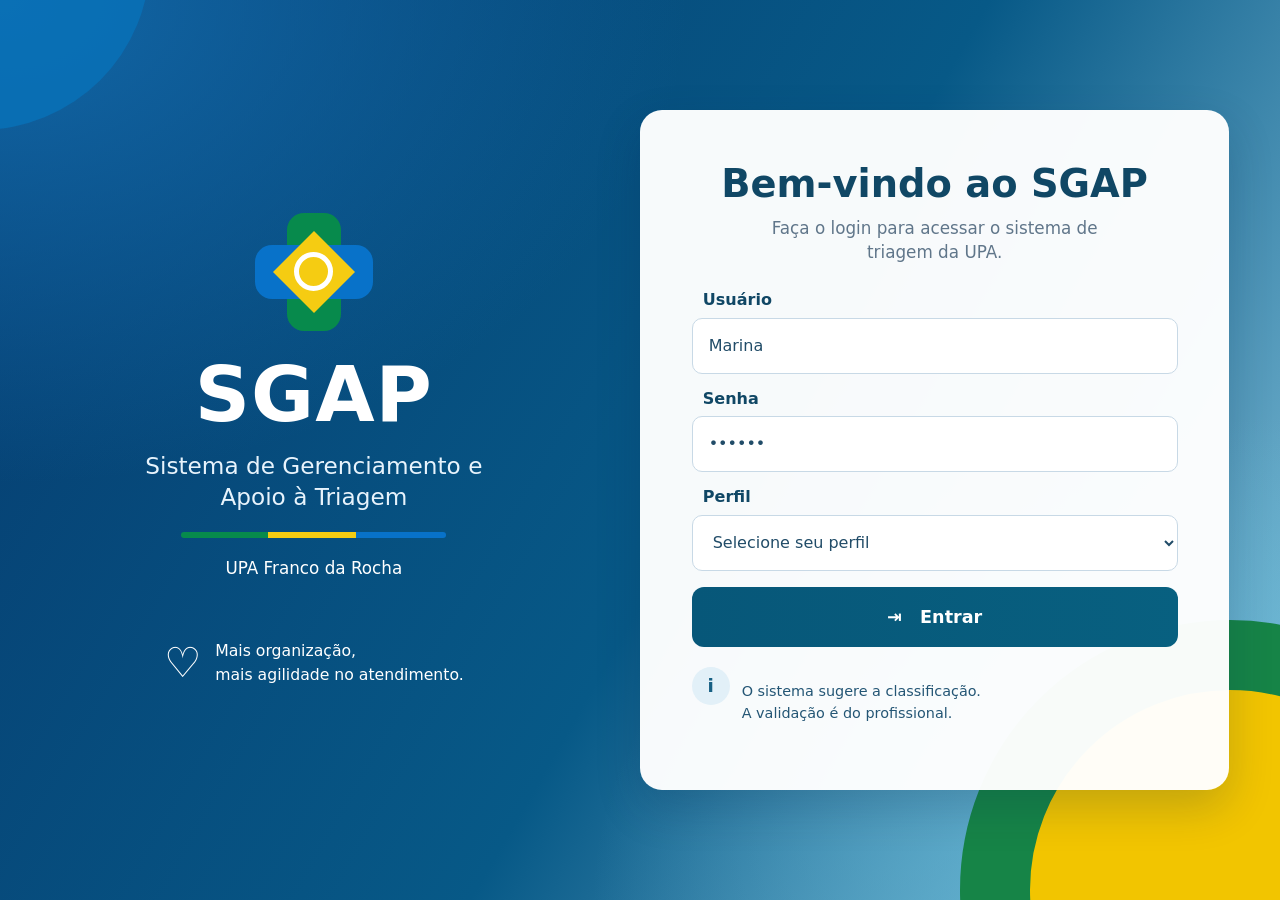
<file: index.html>
<!DOCTYPE html>
<html lang="pt-BR">
    <head>
        <meta charset="utf-8" />
        <meta name="viewport" content="width=device-width, initial-scale=1, viewport-fit=cover" />
        <title>SGAP – Protótipo de layout</title>
        <link rel="stylesheet" href="./css/login.css" />
    </head>
    <body>
        <div id="login">
            <div class="marca">
                <div class="simbolo-marca" aria-hidden="true">
                    <div class="cruz"></div>
                    <div class="losango"></div>
                    <div class="circulo"></div>
                </div>
                <h1>SGAP</h1>
                <p class="subtitulo">
                    Sistema de Gerenciamento e
                    <br />
                    Apoio à Triagem
                </p>
                <div class="faixa"></div>
                <p class="localizacao">UPA Franco da Rocha</p>
                <div class="mensagem">
                    <span class="coracao">♡</span>
                    <span>
                        Mais organização,
                        <br />
                        mais agilidade no atendimento.
                    </span>
                </div>
            </div>
            <div class="cartao-login">
                <h2>Bem-vindo ao SGAP</h2>
                <p class="introducao">
                    Faça o login para acessar o sistema de
                    <br />
                    triagem da UPA.
                </p>
                <label for="usuario">&nbsp; Usuário</label>
                <input id="usuario" value="Marina" placeholder="Digite seu usuário" />
                <label for="senha">&nbsp; Senha</label>
                <input id="senha" type="password" value="123456" placeholder="Digite sua senha" />
                <label for="perfil">
                    &nbsp; Perfil
                </label>
                <select id="perfil">
                    <option value="enf">Selecione seu perfil</option>
                    <option value="enf">Enfermeiro(a)</option>
                    <option value="coord">Coordenação</option>
                </select>
                <p><a class="botao-entrar" href="./html/pagina-inicial.html">⇥ &nbsp; Entrar</a></p>
                <div class="aviso-login">
                    <span class="icone-info">i</span>
                    <p class="nota">
                        O sistema sugere a classificação.
                        <br />
                        A validação é do profissional.
                    </p>
                </div>
            </div>
        </div>
    </body>
</html>
</file>
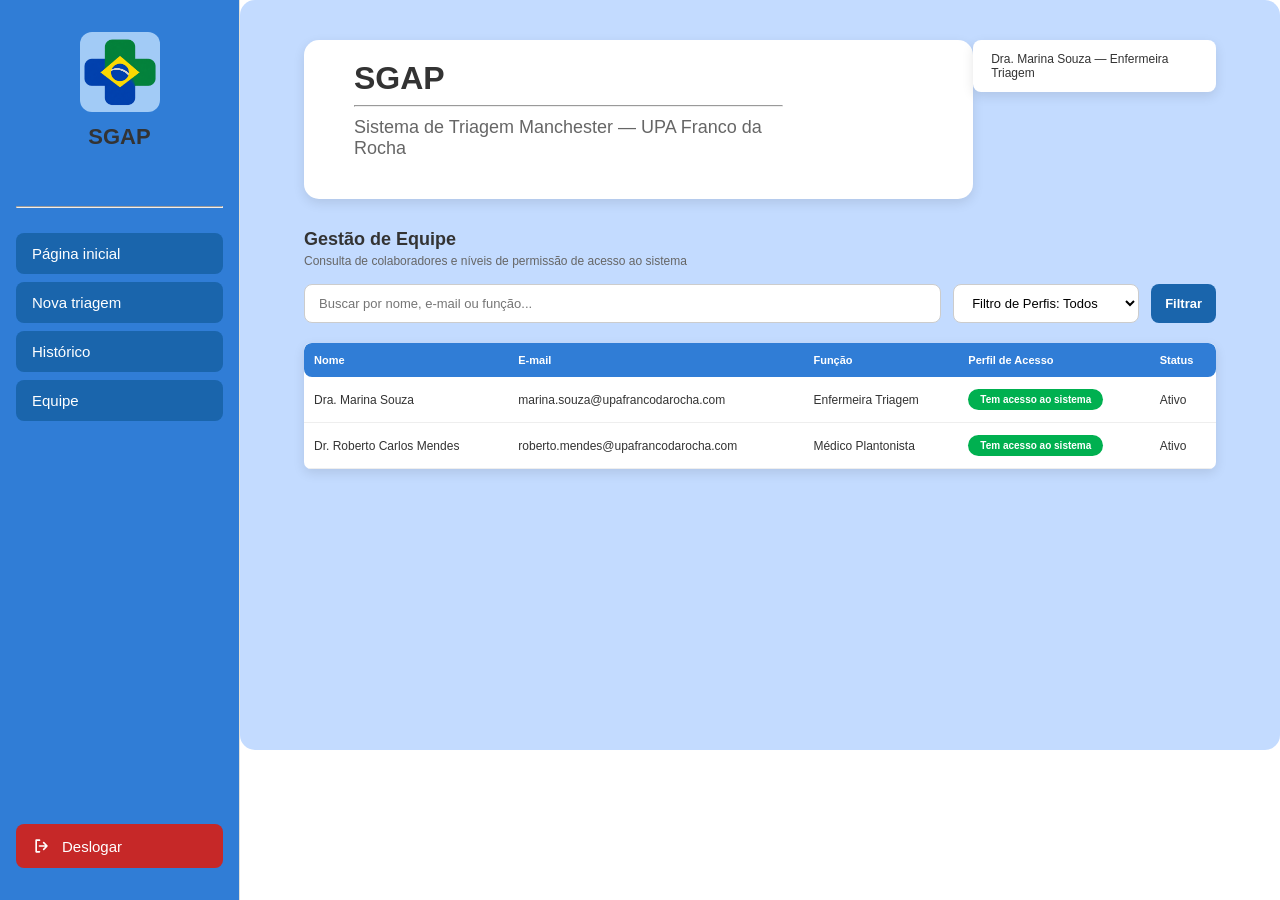
<file: html/equipe.html>
<!DOCTYPE html>
<html lang="pt-BR">
    <head>
        <meta charset="UTF-8" />
        <meta name="viewport" content="width=device-width, initial-scale=1.0" />
        <title>SGAP — Sistema de Triagem Manchester</title>
        <link rel="stylesheet" href="../css/geral.css" />
        <link rel="stylesheet" href="../css/equipe.css" />
        <link rel="stylesheet" href="../css/menu.css" />
    </head>
    <body>
        <div id="estrutura" class="estrutura">
            <!-- MENU LATERAL -->
            <nav id="menu-lateral" class="menu-lateral">
                <div id="menu-marca" class="menu-marca">
                    <div class="menu-marca">
                        <img
                            class="menu-logo"
                            src="../media/Emblema Brasileiro de Saúde em Cruz.png"
                            alt="Logo do SGAP"
                        />
                        <p class="menu-nome">SGAP</p>
                    </div>
                </div>
                <hr />
                <ul id="menu-links" class="menu-links">
                    <li>
                        <a class="menu-botao menu-botao-ativo" href="./pagina-inicial.html">
                            Página inicial
                        </a>
                    </li>
                    <li>
                        <a class="menu-botao menu-botao-ativo" href="./triagem.html">
                            Nova triagem
                        </a>
                    </li>
                    <li>
                        <a class="menu-botao menu-botao-ativo" href="./historico.html">Histórico</a>
                    </li>
                    <li><a class="menu-botao menu-botao-ativo" href="./equipe.html">Equipe</a></li>
                </ul>
                <div class="menu-rodape">
                    <a class="menu-botao menu-botao-deslogar" href="../index.html">
                        <svg
                            viewBox="0 0 24 24"
                            fill="none"
                            stroke="currentColor"
                            stroke-width="2"
                            stroke-linecap="round"
                            stroke-linejoin="round"
                            aria-hidden="true"
                            focusable="false"
                        >
                            <path d="M9 5H5v14h4M14 8l4 4-4 4M9 12h9" />
                        </svg>
                        <span>Deslogar</span>
                    </a>
                </div>
            </nav>
            <div id="pagina" class="pagina">
                <!-- CABEÇALHO -->
                <header id="cabecalho" class="cabecalho">
                    <div class="cabecalho-titulos">
                        <h1 class="titulo-sistema">SGAP</h1>
                        <hr class="cabecalho-divisor" />
                        <p class="subtitulo-sistema">
                            Sistema de Triagem Manchester — UPA Franco da Rocha
                        </p>
                    </div>
                    <p id="usuario-logado" class="usuario-logado">
                        Dra. Marina Souza — Enfermeira Triagem
                    </p>
                </header>
                <main>
                    <!-- ABA EQUIPE -->
                    <section class="secao-equipe">
                        <div class="topo-equipe">
                            <h2 class="fila-titulo">Gestão de Equipe</h2>
                            <p class="fila-explicacao">
                                Consulta de colaboradores e níveis de permissão de acesso ao sistema
                            </p>
                        </div>
                        <!-- Formulário de Filtro -->
                        <form class="filtros-form" method="GET">
                            <input
                                type="text"
                                name="busca"
                                placeholder="Buscar por nome, e-mail ou função..."
                            />
                            <select name="perfil">
                                <option value="todos">Filtro de Perfis: Todos</option>
                                <option value="acesso">Tem acesso ao sistema</option>
                            </select>
                            <button type="submit" class="botao-filtrar">Filtrar</button>
                        </form>
                        <!-- Tabela de Equipe -->
                        <div class="area-tabela">
                            <table id="tabela-equipe" class="tabela-fila">
                                <thead>
                                    <tr>
                                        <th>Nome</th>
                                        <th>E-mail</th>
                                        <th>Função</th>
                                        <th>Perfil de Acesso</th>
                                        <th>Status</th>
                                    </tr>
                                </thead>
                                <tbody>
                                    <tr>
                                        <td>Dra. Marina Souza</td>
                                        <td>marina.souza@upafrancodarocha.com</td>
                                        <td>Enfermeira Triagem</td>
                                        <td>
                                            <span class="etiqueta etiqueta-acesso">
                                                Tem acesso ao sistema
                                            </span>
                                        </td>
                                        <td>Ativo</td>
                                    </tr>
                                    <tr>
                                        <td>Dr. Roberto Carlos Mendes</td>
                                        <td>roberto.mendes@upafrancodarocha.com</td>
                                        <td>Médico Plantonista</td>
                                        <td>
                                            <span class="etiqueta etiqueta-acesso">
                                                Tem acesso ao sistema
                                            </span>
                                        </td>
                                        <td>Ativo</td>
                                    </tr>
                                </tbody>
                            </table>
                        </div>
                    </section>
                </main>
            </div>
        </div>
    </body>
</html>
</file>
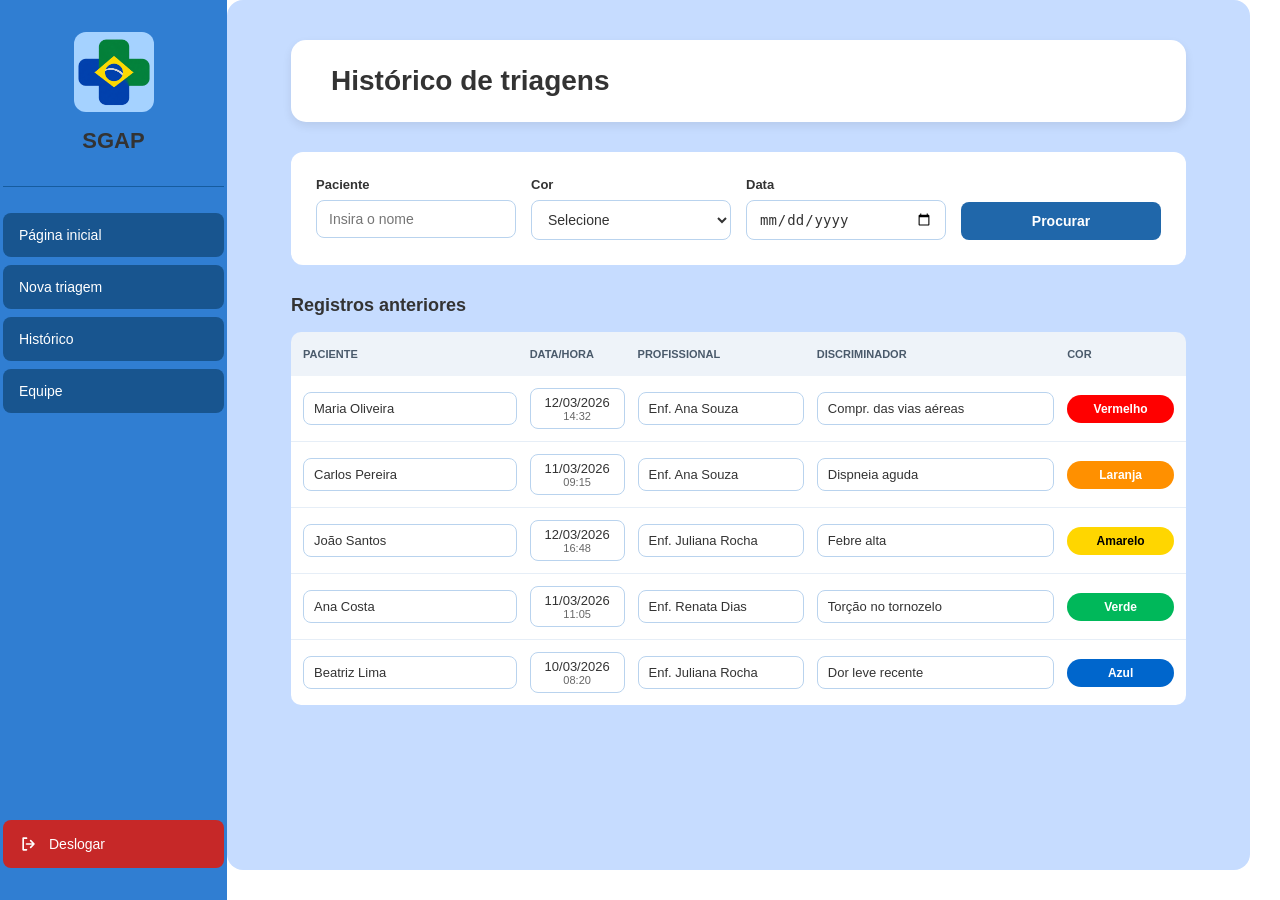
<file: html/historico.html>
<!DOCTYPE html>
<html lang="pt-br">
    <head>
        <meta charset="UTF-8" />
        <meta name="viewport" content="width=device-width, initial-scale=1.0" />
        <title>Histórico de triagens</title>
        <link rel="stylesheet" href="../css/historico.css" />
        <link rel="stylesheet" href="../css/menu.css" />
    </head>
    <body>
        <div id="estrutura" class="estrutura">
            <!-- MENU LATERAL -->
            <nav id="menu-lateral" class="menu-lateral">
                <!-- Logo e nome do projeto -->
                <div id="menu-marca" class="menu-marca">
                    <img class="menu-logo" src="../media/Emblema Brasileiro de Saúde em Cruz.png" />
                    <p class="menu-nome">SGAP</p>
                </div>
                <hr />
                <!-- Botões de navegação -->
                <ul id="menu-links" class="menu-links">
                    <li>
                        <a class="menu-botao menu-botao-ativo" href="./pagina-inicial.html">
                            Página inicial
                        </a>
                    </li>
                    <li>
                        <a class="menu-botao menu-botao-ativo" href="./triagem.html">
                            Nova triagem
                        </a>
                    </li>
                    <li>
                        <a class="menu-botao menu-botao-ativo" href="./historico.html">Histórico</a>
                    </li>
                    <li><a class="menu-botao menu-botao-ativo" href="./equipe.html">Equipe</a></li>
                </ul>
                <div class="menu-rodape">
                    <a class="menu-botao menu-botao-deslogar" href="../index.html">
                        <svg
                            viewBox="0 0 24 24"
                            fill="none"
                            stroke="currentColor"
                            stroke-width="2"
                            stroke-linecap="round"
                            stroke-linejoin="round"
                            aria-hidden="true"
                            focusable="false"
                        >
                            <path d="M9 5H5v14h4M14 8l4 4-4 4M9 12h9" />
                        </svg>
                        <span>Deslogar</span>
                    </a>
                </div>
            </nav>
            <!-- Área do conteúdo -->
            <main class="conteudo">
                <div class="caixa-historico">
                    <h1>Histórico de triagens</h1>
                    <form class="form-triagem">
                        <!-- Paciente -->
                        <div class="campo">
                            <label for="paciente">Paciente</label>
                            <input
                                type="text"
                                id="paciente"
                                name="paciente"
                                placeholder="Insira o nome"
                            />
                        </div>
                        <!-- Cor da emergência -->
                        <div class="campo">
                            <label for="cor-emergencia">Cor</label>
                            <select id="cor-emergencia" name="cor-emergencia">
                                <option value="">Selecione</option>
                                <option value="vermelho">Vermelho</option>
                                <option value="laranja">Laranja</option>
                                <option value="amarelo">Amarelo</option>
                                <option value="verde">Verde</option>
                                <option value="azul">Azul</option>
                            </select>
                        </div>
                        <!-- Data -->
                        <div class="campo">
                            <label for="data">Data</label>
                            <input type="date" id="data" name="data" />
                        </div>
                        <button type="button" class="btn-procurar">Procurar</button>
                    </form>
                    <!-- Histórico de exemplo -->
                    <section class="lista-historico">
                        <h2>Registros anteriores</h2>
                        <!-- Cabeçalho das colunas -->
                        <div class="registro-cabecalho">
                            <span>Paciente</span>
                            <span>Data/Hora</span>
                            <span>Profissional</span>
                            <span>Discriminador</span>
                            <span>Cor</span>
                        </div>
                        <ul class="registros">
                            <li class="registro">
                                <span class="registro-paciente">Maria Oliveira</span>
                                <span class="registro-data">
                                    12/03/2026
                                    <small class="registro-hora">14:32</small>
                                </span>
                                <span class="registro-profissional">Enf. Ana Souza</span>
                                <span class="registro-motivo">Compr. das vias aéreas</span>
                                <span class="registro-cor cor-vermelho">Vermelho</span>
                            </li>
                            <li class="registro">
                                <span class="registro-paciente">Carlos Pereira</span>
                                <span class="registro-data">
                                    11/03/2026
                                    <small class="registro-hora">09:15</small>
                                </span>
                                <span class="registro-profissional">Enf. Ana Souza</span>
                                <span class="registro-motivo">Dispneia aguda</span>
                                <span class="registro-cor cor-laranja">Laranja</span>
                            </li>
                            <li class="registro">
                                <span class="registro-paciente">João Santos</span>
                                <span class="registro-data">
                                    12/03/2026
                                    <small class="registro-hora">16:48</small>
                                </span>
                                <span class="registro-profissional">Enf. Juliana Rocha</span>
                                <span class="registro-motivo">Febre alta</span>
                                <span class="registro-cor cor-amarelo">Amarelo</span>
                            </li>
                            <li class="registro">
                                <span class="registro-paciente">Ana Costa</span>
                                <span class="registro-data">
                                    11/03/2026
                                    <small class="registro-hora">11:05</small>
                                </span>
                                <span class="registro-profissional">Enf. Renata Dias</span>
                                <span class="registro-motivo">Torção no tornozelo</span>
                                <span class="registro-cor cor-verde">Verde</span>
                            </li>
                            <li class="registro">
                                <span class="registro-paciente">Beatriz Lima</span>
                                <span class="registro-data">
                                    10/03/2026
                                    <small class="registro-hora">08:20</small>
                                </span>
                                <span class="registro-profissional">Enf. Juliana Rocha</span>
                                <span class="registro-motivo">Dor leve recente</span>
                                <span class="registro-cor cor-azul">Azul</span>
                            </li>
                        </ul>
                    </section>
                </div>
            </main>
        </div>
    </body>
</html>
</file>
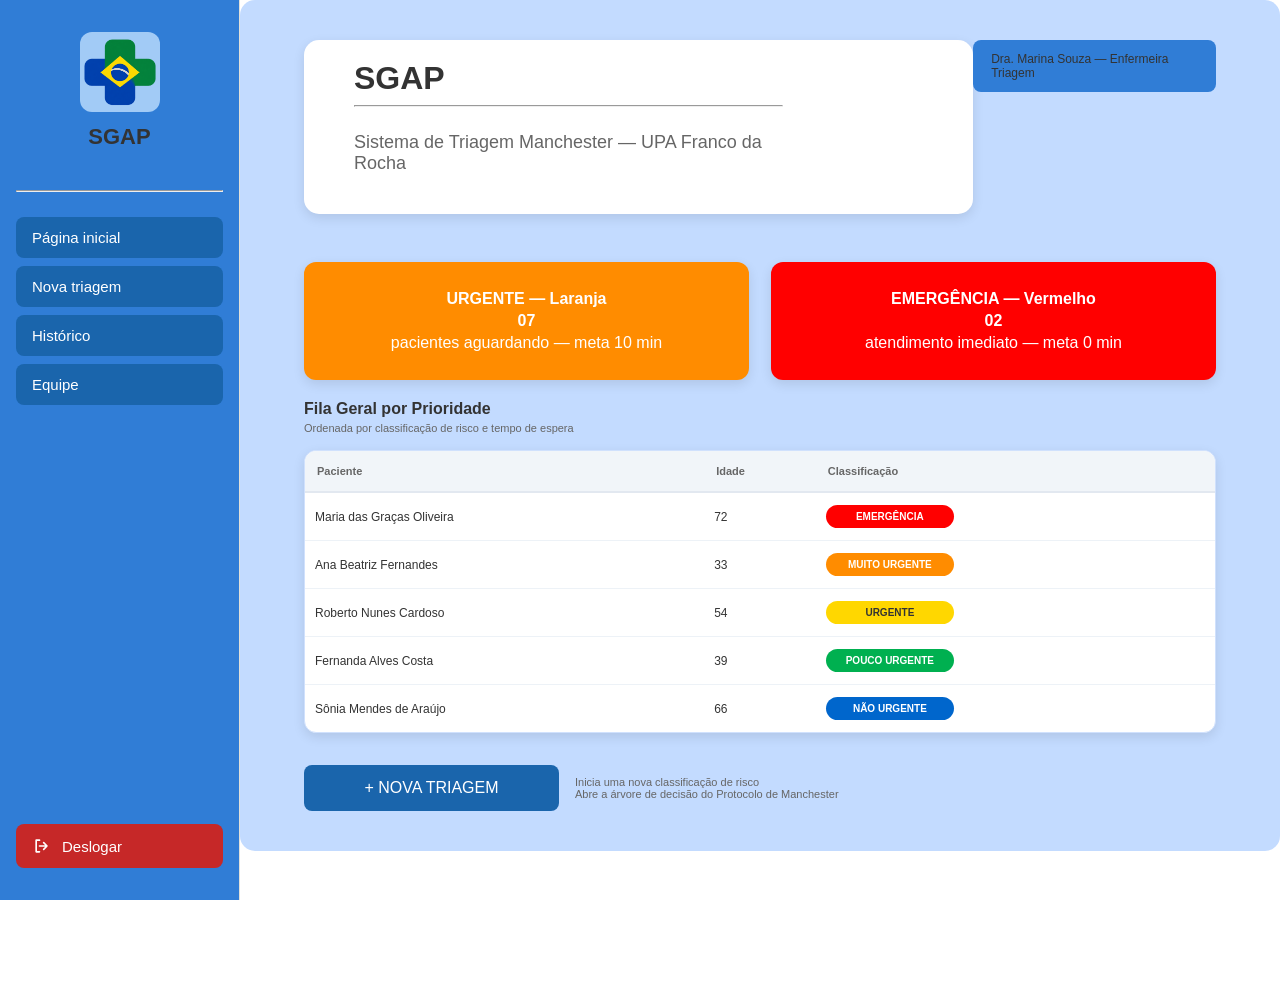
<file: html/pagina-inicial.html>
<!DOCTYPE html>
<html lang="pt-BR">
    <head>
        <meta charset="UTF-8" />
        <meta name="viewport" content="width=device-width, initial-scale=1.0" />
        <title>SGAP</title>
        <link rel="stylesheet" href="../css/geral.css" />
        <link rel="stylesheet" href="../css/pagina-inicial.css" />
        <link rel="stylesheet" href="../css/menu.css" />
    </head>
    <body>
        <div id="estrutura" class="estrutura">
            <!-- MENU LATERAL -->
            <nav id="menu-lateral" class="menu-lateral">
                <!-- Logo e nome do projeto -->
                <div id="menu-marca" class="menu-marca">
                    <img class="menu-logo" src="../media/Emblema Brasileiro de Saúde em Cruz.png" />
                    <p class="menu-nome">SGAP</p>
                </div>
                <hr />
                <!-- Botões de navegação -->
                <ul id="menu-links" class="menu-links">
                    <li>
                        <a class="menu-botao menu-botao-ativo" href="./pagina-inicial.html">
                            Página inicial
                        </a>
                    </li>
                    <li>
                        <a class="menu-botao menu-botao-ativo" href="./triagem.html">
                            Nova triagem
                        </a>
                    </li>
                    <li>
                        <a class="menu-botao menu-botao-ativo" href="./historico.html">Histórico</a>
                    </li>
                    <li><a class="menu-botao menu-botao-ativo" href="./equipe.html">Equipe</a></li>
                </ul>
                <div class="menu-rodape">
                    <a class="menu-botao menu-botao-deslogar" href="../index.html">
                        <svg
                            viewBox="0 0 24 24"
                            fill="none"
                            stroke="currentColor"
                            stroke-width="2"
                            stroke-linecap="round"
                            stroke-linejoin="round"
                            aria-hidden="true"
                            focusable="false"
                        >
                            <path d="M9 5H5v14h4M14 8l4 4-4 4M9 12h9" />
                        </svg>
                        <span>Deslogar</span>
                    </a>
                </div>
            </nav>
            <div id="pagina" class="pagina">
                <!-- CABEÇALHO -->
                <header id="cabecalho" class="cabecalho">
                    <div class="cabecalho-titulos">
                        <h1 class="titulo-sistema">SGAP</h1>
                        <hr />
                        <p class="subtitulo-sistema">
                            Sistema de Triagem Manchester — UPA Franco da Rocha
                        </p>
                    </div>
                    <p id="usuario-logado" class="usuario-logado">
                        Dra. Marina Souza — Enfermeira Triagem
                    </p>
                </header>
                <main>
                    <!-- CARTÕES DE RESUMO -->
                    <section id="resumo" class="resumo">
                        <div id="cartao-laranja" class="cartao-resumo cartao-laranja">
                            <h2 class="cartao-titulo">URGENTE — Laranja</h2>
                            <p class="cartao-numero">07</p>
                            <p class="cartao-descricao">pacientes aguardando — meta 10 min</p>
                        </div>
                        <div id="cartao-vermelho" class="cartao-resumo cartao-vermelho">
                            <h2 class="cartao-titulo">EMERGÊNCIA — Vermelho</h2>
                            <p class="cartao-numero">02</p>
                            <p class="cartao-descricao">atendimento imediato — meta 0 min</p>
                        </div>
                    </section>
                    <!-- FILA GERAL -->
                    <div class="fila-caixa">
                        <section id="fila-geral" class="fila-geral">
                            <h2 class="fila-titulo">Fila Geral por Prioridade</h2>
                            <p class="fila-explicacao">
                                Ordenada por classificação de risco e tempo de espera
                            </p>
                        </section>
                    </div>
                    <div class="area-tabela">
                        <table id="tabela-fila" class="tabela-fila">
                            <thead>
                                <tr>
                                    <th class="coluna-paciente">Paciente</th>
                                    <th class="coluna-idade">Idade</th>
                                    <th class="coluna-classificacao">Classificação</th>
                                </tr>
                            </thead>
                            <tbody>
                                <tr>
                                    <td>Maria das Graças Oliveira</td>
                                    <td>72</td>
                                    <td>
                                        <span class="etiqueta etiqueta-emergencia">EMERGÊNCIA</span>
                                    </td>
                                </tr>
                                <tr>
                                    <td>Ana Beatriz Fernandes</td>
                                    <td>33</td>
                                    <td>
                                        <span class="etiqueta etiqueta-muito-urgente">
                                            MUITO URGENTE
                                        </span>
                                    </td>
                                </tr>
                                <tr>
                                    <td>Roberto Nunes Cardoso</td>
                                    <td>54</td>
                                    <td><span class="etiqueta etiqueta-urgente">URGENTE</span></td>
                                </tr>
                                <tr>
                                    <td>Fernanda Alves Costa</td>
                                    <td>39</td>
                                    <td>
                                        <span class="etiqueta etiqueta-pouco-urgente">
                                            POUCO URGENTE
                                        </span>
                                    </td>
                                </tr>
                                <tr>
                                    <td>Sônia Mendes de Araújo</td>
                                    <td>66</td>
                                    <td>
                                        <span class="etiqueta etiqueta-nao-urgente">
                                            NÃO URGENTE
                                        </span>
                                    </td>
                                </tr>
                            </tbody>
                        </table>
                    </div>
                </main>
                <!-- BOTÃO NOVA TRIAGEM -->
                <footer id="rodape-acao" class="rodape-acao">
                    <a id="botao-nova-triagem" class="botao-nova-triagem" href="./triagem.html">
                        + NOVA TRIAGEM
                    </a>
                    <p class="rodape-texto">
                        Inicia uma nova classificação de risco
                        <br />
                        Abre a árvore de decisão do Protocolo de Manchester
                    </p>
                </footer>
            </div>
        </div>
    </body>
</html>
</file>
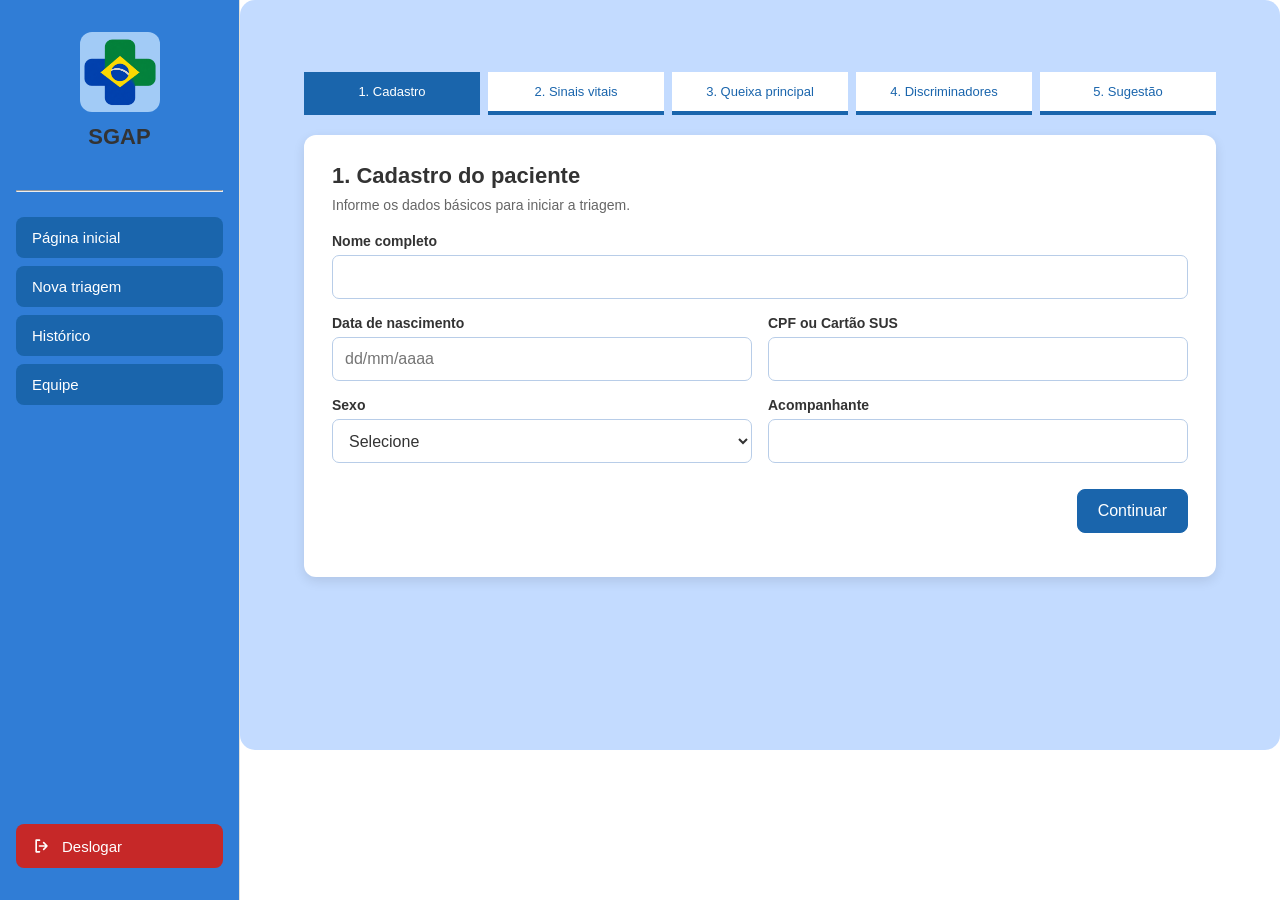
<file: html/triagem.html>
<!DOCTYPE html>
<html lang="pt-BR">
    <head>
        <meta charset="UTF-8" />
        <meta name="viewport" content="width=device-width, initial-scale=1.0" />
        <title>Nova triagem — SGAP</title>
        <link rel="stylesheet" href="../css/geral.css" />
        <link rel="stylesheet" href="../css/pagina-inicial.css" />
        <link rel="stylesheet" href="../css/triagem.css" />
        <link rel="stylesheet" href="../css/menu.css" />
    </head>
    <body>
        <div class="estrutura">
            <nav class="menu-lateral" aria-label="Menu principal">
                <div class="menu-marca">
                    <img
                        class="menu-logo"
                        src="../media/Emblema Brasileiro de Saúde em Cruz.png"
                        alt="Logo do SGAP"
                    />
                    <p class="menu-nome">SGAP</p>
                </div>
                <hr />
                <ul class="menu-links">
                    <li>
                        <a class="menu-botao menu-botao-ativo" href="./pagina-inicial.html">
                            Página inicial
                        </a>
                    </li>
                    <li>
                        <a class="menu-botao menu-botao-ativo" href="./triagem.html">
                            Nova triagem
                        </a>
                    </li>
                    <li>
                        <a class="menu-botao menu-botao-ativo" href="./historico.html">Histórico</a>
                    </li>
                    <li><a class="menu-botao menu-botao-ativo" href="./equipe.html">Equipe</a></li>
                </ul>
                <div class="menu-rodape">
                    <a class="menu-botao menu-botao-deslogar" href="../index.html">
                        <svg
                            viewBox="0 0 24 24"
                            fill="none"
                            stroke="currentColor"
                            stroke-width="2"
                            stroke-linecap="round"
                            stroke-linejoin="round"
                            aria-hidden="true"
                            focusable="false"
                        >
                            <path d="M9 5H5v14h4M14 8l4 4-4 4M9 12h9" />
                        </svg>
                        <span>Deslogar</span>
                    </a>
                </div>
            </nav>
            <div class="pagina">
                <main class="triagem-conteudo">
                    <div class="fluxo-triagem">
                        <input
                            class="controle-etapa"
                            type="radio"
                            name="etapa"
                            id="etapa-cadastro"
                            checked
                        />
                        <input class="controle-etapa" type="radio" name="etapa" id="etapa-vitais" />
                        <input class="controle-etapa" type="radio" name="etapa" id="etapa-queixa" />
                        <input
                            class="controle-etapa"
                            type="radio"
                            name="etapa"
                            id="etapa-discriminadores"
                        />
                        <input
                            class="controle-etapa"
                            type="radio"
                            name="etapa"
                            id="etapa-sugestao"
                        />
                        <nav class="etapas" aria-label="Etapas da triagem">
                            <label for="etapa-cadastro">1. Cadastro</label>
                            <label for="etapa-vitais">2. Sinais vitais</label>
                            <label for="etapa-queixa">3. Queixa principal</label>
                            <label for="etapa-discriminadores">4. Discriminadores</label>
                            <label for="etapa-sugestao">5. Sugestão</label>
                        </nav>
                        <div class="conteudo-etapas">
                            <section id="cadastro" class="cartao-etapa">
                                <h2>1. Cadastro do paciente</h2>
                                <p class="texto-ajuda">
                                    Informe os dados básicos para iniciar a triagem.
                                </p>
                                <div class="campos-grid">
                                    <div class="campo campo-largo">
                                        <label for="nome">Nome completo</label>
                                        <input id="nome" name="nome" />
                                    </div>
                                    <div class="campo">
                                        <label for="nascimento">Data de nascimento</label>
                                        <input
                                            id="nascimento"
                                            name="nascimento"
                                            placeholder="dd/mm/aaaa"
                                        />
                                    </div>
                                    <div class="campo">
                                        <label for="documento">CPF ou Cartão SUS</label>
                                        <input id="documento" name="documento" />
                                    </div>
                                    <div class="campo">
                                        <label for="sexo">Sexo</label>
                                        <select id="sexo" name="sexo">
                                            <option>Selecione</option>
                                            <option>Feminino</option>
                                            <option>Masculino</option>
                                            <option>Não informado</option>
                                        </select>
                                    </div>
                                    <div class="campo">
                                        <label for="acompanhante">Acompanhante</label>
                                        <input id="acompanhante" name="acompanhante" />
                                    </div>
                                </div>
                                <p class="acoes-etapa">
                                    <label class="botao-proximo" for="etapa-vitais">
                                        Continuar
                                    </label>
                                </p>
                            </section>
                            <section id="sinais-vitais" class="cartao-etapa">
                                <h2>2. Sinais vitais</h2>
                                <p class="texto-ajuda">
                                    Registre os valores aferidos durante o atendimento.
                                </p>
                                <div class="campos-grid">
                                    <div class="campo">
                                        <label for="pa">Pressão arterial (mmHg)</label>
                                        <input id="pa" name="pa" placeholder="120 × 80" />
                                    </div>
                                    <div class="campo">
                                        <label for="fc">Frequência cardíaca (bpm)</label>
                                        <input id="fc" name="fc" type="number" />
                                    </div>
                                    <div class="campo">
                                        <label for="fr">Frequência respiratória (irpm)</label>
                                        <input id="fr" name="fr" type="number" />
                                    </div>
                                    <div class="campo">
                                        <label for="spo2">Saturação de O₂ (%)</label>
                                        <input id="spo2" name="spo2" type="number" />
                                    </div>
                                    <div class="campo">
                                        <label for="temperatura">Temperatura (°C)</label>
                                        <input
                                            id="temperatura"
                                            name="temperatura"
                                            type="number"
                                            step="0.1"
                                        />
                                    </div>
                                    <div class="campo">
                                        <label for="dor">Dor (0 a 10)</label>
                                        <input id="dor" name="dor" type="number" />
                                    </div>
                                    <div class="campo">
                                        <label for="consciencia">Consciência</label>
                                        <select id="consciencia" name="consciencia">
                                            <option>Alerta</option>
                                            <option>Responde à voz</option>
                                            <option>Responde à dor</option>
                                            <option>Não responde</option>
                                        </select>
                                    </div>
                                </div>
                                <p class="acoes-etapa">
                                    <label class="botao-voltar" for="etapa-cadastro">Voltar</label>
                                    <label class="botao-proximo" for="etapa-queixa">
                                        Continuar
                                    </label>
                                </p>
                            </section>
                            <section id="queixa" class="cartao-etapa">
                                <h2>3. Queixa principal</h2>
                                <p class="texto-ajuda">
                                    Selecione o motivo principal que trouxe o paciente hoje.
                                </p>
                                <div class="opcoes-queixa">
                                    <label class="opcao-queixa">
                                        <input type="radio" name="queixa" checked />
                                        Diarreia e/ou vômitos
                                    </label>
                                    <label class="opcao-queixa">
                                        <input type="radio" name="queixa" />
                                        Dor abdominal
                                    </label>
                                    <label class="opcao-queixa">
                                        <input type="radio" name="queixa" />
                                        Febre
                                    </label>
                                    <label class="opcao-queixa">
                                        <input type="radio" name="queixa" />
                                        Trauma / ortopedia
                                    </label>
                                    <label class="opcao-queixa">
                                        <input type="radio" name="queixa" />
                                        Nenhuma dessas / outra queixa
                                    </label>
                                </div>
                                <p class="acoes-etapa">
                                    <label class="botao-voltar" for="etapa-vitais">Voltar</label>
                                    <label class="botao-proximo" for="etapa-discriminadores">
                                        Continuar
                                    </label>
                                </p>
                            </section>
                            <section id="discriminadores" class="cartao-etapa">
                                <h2>4. Discriminadores — diarreia e/ou vômitos</h2>
                                <p class="texto-ajuda">Responda Sim ou Não para cada item.</p>
                                <div class="lista-discriminadores">
                                    <div class="linha-discriminador">
                                        <span>Comprometimento da via aérea?</span>
                                        <span class="opcoes-resposta">
                                            <label>
                                                <input type="radio" name="via" />
                                                Sim
                                            </label>
                                            <label>
                                                <input type="radio" name="via" checked />
                                                Não
                                            </label>
                                        </span>
                                    </div>
                                    <div class="linha-discriminador">
                                        <span>Respiração ineficaz?</span>
                                        <span class="opcoes-resposta">
                                            <label>
                                                <input type="radio" name="resp" />
                                                Sim
                                            </label>
                                            <label>
                                                <input type="radio" name="resp" checked />
                                                Não
                                            </label>
                                        </span>
                                    </div>
                                    <div class="linha-discriminador">
                                        <span>Choque?</span>
                                        <span class="opcoes-resposta">
                                            <label>
                                                <input type="radio" name="choque" />
                                                Sim
                                            </label>
                                            <label>
                                                <input type="radio" name="choque" checked />
                                                Não
                                            </label>
                                        </span>
                                    </div>
                                    <div class="linha-discriminador">
                                        <span>Alteração recente do estado de consciência?</span>
                                        <span class="opcoes-resposta">
                                            <label>
                                                <input
                                                    type="radio"
                                                    name="consciencia-discriminador"
                                                />
                                                Sim
                                            </label>
                                            <label>
                                                <input
                                                    type="radio"
                                                    name="consciencia-discriminador"
                                                    checked
                                                />
                                                Não
                                            </label>
                                        </span>
                                    </div>
                                    <div class="linha-discriminador">
                                        <span>Sangue vermelho nas fezes?</span>
                                        <span class="opcoes-resposta">
                                            <label>
                                                <input type="radio" name="hemato" />
                                                Sim
                                            </label>
                                            <label>
                                                <input type="radio" name="hemato" checked />
                                                Não
                                            </label>
                                        </span>
                                    </div>
                                    <div class="linha-discriminador">
                                        <span>Vômito com sangue?</span>
                                        <span class="opcoes-resposta">
                                            <label>
                                                <input type="radio" name="hematemese" />
                                                Sim
                                            </label>
                                            <label>
                                                <input type="radio" name="hematemese" checked />
                                                Não
                                            </label>
                                        </span>
                                    </div>
                                    <div class="linha-discriminador">
                                        <span>Fezes pretas?</span>
                                        <span class="opcoes-resposta">
                                            <label>
                                                <input type="radio" name="fezes-pretas" />
                                                Sim
                                            </label>
                                            <label>
                                                <input type="radio" name="fezes-pretas" checked />
                                                Não
                                            </label>
                                        </span>
                                    </div>
                                    <div class="linha-discriminador">
                                        <span>Sinais de desidratação?</span>
                                        <span class="opcoes-resposta">
                                            <label>
                                                <input type="radio" name="desidratacao" />
                                                Sim
                                            </label>
                                            <label>
                                                <input type="radio" name="desidratacao" checked />
                                                Não
                                            </label>
                                        </span>
                                    </div>
                                    <div class="linha-discriminador">
                                        <span>Vômitos persistentes?</span>
                                        <span class="opcoes-resposta">
                                            <label>
                                                <input type="radio" name="vomitos-persistentes" />
                                                Sim
                                            </label>
                                            <label>
                                                <input
                                                    type="radio"
                                                    name="vomitos-persistentes"
                                                    checked
                                                />
                                                Não
                                            </label>
                                        </span>
                                    </div>
                                    <div class="linha-discriminador">
                                        <span>Vômitos?</span>
                                        <span class="opcoes-resposta">
                                            <label>
                                                <input type="radio" name="vomitos" />
                                                Sim
                                            </label>
                                            <label>
                                                <input type="radio" name="vomitos" checked />
                                                Não
                                            </label>
                                        </span>
                                    </div>
                                </div>
                                <p class="acoes-etapa">
                                    <label class="botao-voltar" for="etapa-queixa">Voltar</label>
                                    <label class="botao-proximo" for="etapa-sugestao">
                                        Ver sugestão
                                    </label>
                                </p>
                            </section>
                            <section id="sugestao" class="cartao-etapa">
                                <h2>5. Sugestão de classificação</h2>
                                <div class="resultado-classificacao">
                                    <span class="etiqueta-risco">LARANJA</span>
                                    <h3 class="resultado-titulo">Muito urgente</h3>
                                    <p class="resultado-detalhe">
                                        <strong>Tempo-alvo:</strong>
                                        até 10 min
                                    </p>
                                    <p class="resultado-detalhe">
                                        <strong>Discriminador:</strong>
                                        Hematoquesia/rectorragia
                                    </p>
                                    <p class="resultado-detalhe">
                                        <strong>Fluxograma:</strong>
                                        Diarreia e/ou vômitos
                                    </p>
                                </div>
                                <p class="acoes-etapa">
                                    <label class="botao-voltar" for="etapa-cadastro">
                                        Revisar dados
                                    </label>
                                    <a class="botao-proximo" href="pagina-inicial.html">
                                        Finalizar
                                    </a>
                                </p>
                            </section>
                        </div>
                    </div>
                </main>
            </div>
        </div>
    </body>
</html>
</file>
<file: css/login.css>
:root {
    --cor-fundo: #ffffff;
    --cor-texto: #1f2933;

    --cor-foco: #1e6fd9;

    box-sizing: border-box;
    padding-top: env(safe-area-inset-top, 0px);
    padding-bottom: env(safe-area-inset-bottom, 0px);
}

* {
    box-sizing: border-box;
}

html {
    scroll-padding-top: env(safe-area-inset-top, 0px);
}

body {
    margin: 0;
    font:
        16px/1.5 system-ui,
        -apple-system,
        "Segoe UI",
        Roboto,
        sans-serif;
    background: var(--cor-fundo);
    color: var(--cor-texto);
}

h1,
h2 {
    line-height: 1.2;
    margin: 0 0 0.5rem;
}

:focus-visible {
    outline: 3px solid var(--cor-foco);
    outline-offset: 2px;
}

@media (prefers-color-scheme: dark) {
    :root:not([data-theme="light"]) {
        --cor-fundo: #10181d;
        --cor-texto: #e8eef1;
    }
}

/* Fundo e organização da tela de login */
#login {
    position: fixed;
    inset: 0;
    z-index: 10;
    padding: clamp(16px, 4vw, 56px);
    display: grid;
    grid-template-columns: 1fr 1.12fr;
    align-items: center;
    gap: clamp(24px, 5vw, 80px);
    overflow: auto;
    color: #fff;
    background:
        radial-gradient(ellipse at 0% 0%, #1268a8 0%, transparent 38%),
        radial-gradient(ellipse at 100% 100%, #63b7d5 0%, transparent 38%),
        linear-gradient(120deg, #063c70 0%, #075987 55%, #8ac7df 100%);
}

#login:before,
#login:after {
    content: "";
    position: absolute;
    pointer-events: none;
    border-radius: 50%;
    z-index: 0;
}

#login:before {
    width: 340px;
    height: 340px;
    left: -190px;
    top: -210px;
    background: #0872b9;
    opacity: 0.8;
}

#login:after {
    width: 400px;
    height: 400px;
    right: -220px;
    bottom: -260px;
    background: #f2c500;
    border: 70px solid #168447;
}

#login .marca,
#login .cartao-login {
    position: relative;
    z-index: 1;
}

/* Marca e símbolo desenhado com CSS */
#login .marca {
    text-align: center;
    max-width: 520px;
    justify-self: center;
    padding: 24px;
}

#login .simbolo-marca {
    width: 118px;
    height: 118px;
    margin: 0 auto 18px;
    position: relative;
}

#login .simbolo-marca .cruz {
    position: absolute;
    background: #078a4c;
    border-radius: 17px;
    width: 54px;
    height: 118px;
    left: 32px;
    top: 0;
}

#login .simbolo-marca .cruz:after {
    content: "";
    position: absolute;
    width: 118px;
    height: 54px;
    background: #0872c9;
    border-radius: 17px;
    left: -32px;
    top: 32px;
}

#login .simbolo-marca .losango {
    position: absolute;
    z-index: 2;
    width: 58px;
    height: 58px;
    background: #f5cc12;
    transform: rotate(45deg);
    left: 30px;
    top: 30px;
}

#login .simbolo-marca .circulo {
    position: absolute;
    z-index: 3;
    width: 39px;
    height: 39px;
    border: 5px solid #fff;
    border-radius: 50%;
    left: 39px;
    top: 39px;
}

#login .marca h1 {
    font-size: clamp(3rem, 6vw, 5.3rem);
    letter-spacing: 1px;
    margin: 0;
    color: #fff;
}

#login .marca .subtitulo {
    font-size: clamp(1.05rem, 2vw, 1.45rem);
    line-height: 1.35;
    margin: 8px 0 20px;
    color: #e7f3fc;
}

#login .marca .faixa {
    height: 6px;
    width: 265px;
    max-width: 90%;
    margin: 0 auto 18px;
    border-radius: 9px;
    background: linear-gradient(90deg, #078a4c 0 33%, #f5cc12 33% 66%, #0872c9 66%);
}

#login .marca .localizacao {
    font-size: 1.05rem;
}

#login .marca .mensagem {
    display: flex;
    align-items: center;
    justify-content: center;
    gap: 14px;
    margin-top: 58px;
    font-size: 0.98rem;
    text-align: left;
}

#login .marca .coracao {
    font-size: 2.6rem;
    line-height: 1;
}

#login .cartao-login {
    margin-bottom: 1rem;
    width: 100%;
    max-width: 630px;
    justify-self: center;
    margin: 0;
    padding: clamp(24px, 4vw, 52px);
    border: 0;
    border-radius: 22px;
    background: rgba(255, 255, 255, 0.97);
    color: #123f5a;
    box-shadow: 0 18px 45px rgba(0, 35, 70, 0.2);
}

#login .cartao-login h2 {
    text-align: center;
    font-size: clamp(1.8rem, 3vw, 2.7rem);
    color: #104765;
    margin: 0 0 10px;
}

#login .cartao-login .introducao {
    text-align: center;
    color: #60768a;
    font-size: 1.05rem;
    line-height: 1.4;
    margin: 0 0 24px;
}

#login label {
    display: block;
    font-weight: 600;
    color: #104765;
    font-size: 1rem;
    margin: 0.8rem 0 0.35rem;
}

#login input,
#login select {
    font: inherit;
    width: 100%;
    border: 1.5px solid #c8d9e6;
    border-radius: 10px;
    padding: 0.85rem 1rem;
    color: #214c68;
    background: #fff;
    min-height: 56px;
}

#login .botao-entrar {
    color: #fff;
    border: 0;
    padding: 0.65rem 1.1rem;
    cursor: pointer;
    display: flex;
    align-items: center;
    justify-content: center;
    text-decoration: none;
    width: 100%;
    border-radius: 12px;
    min-height: 60px;
    font-weight: 700;
    font-size: 1.1rem;
    background: linear-gradient(90deg, #075779, #086080);
    margin-top: 6px;
}

#login .nota {
    color: #245675;
    font-size: 0.9rem;
}

#login .aviso-login {
    display: flex;
    gap: 12px;
    align-items: flex-start;
    margin-top: 20px;
}

#login .icone-info {
    display: grid;
    place-items: center;
    flex: 0 0 38px;
    height: 38px;
    border-radius: 50%;
    background: #e2f0f8;
    color: #176084;
    font-weight: 800;
    font-size: 1.15rem;
}
@media (max-width: 850px) {
    #login {
        grid-template-columns: 1fr;
        gap: 18px;
        align-content: center;
        padding: 18px;
    }
    #login .marca {
        padding: 8px 12px;
    }
    #login .simbolo-marca {
        width: 70px;
        height: 70px;
        margin-bottom: 8px;
    }
    #login .simbolo-marca .cruz {
        width: 34px;
        height: 70px;
        left: 18px;
        border-radius: 10px;
    }
    #login .simbolo-marca .cruz:after {
        width: 70px;
        height: 34px;
        left: -18px;
        top: 18px;
        border-radius: 10px;
    }
    #login .simbolo-marca .losango {
        width: 36px;
        height: 36px;
        left: 17px;
        top: 17px;
    }
    #login .simbolo-marca .circulo {
        width: 25px;
        height: 25px;
        left: 22px;
        top: 22px;
        border-width: 3px;
    }
    #login .marca h1 {
        font-size: 2.6rem;
    }
    #login .marca .subtitulo {
        font-size: 1rem;
        margin: 4px 0 10px;
    }
    #login .marca .faixa {
        margin-bottom: 8px;
    }
    #login .marca .localizacao,
    #login .marca .mensagem {
        display: none;
    }
    #login .cartao-login {
        max-width: 520px;
        padding: 24px;
    }
    #login .cartao-login h2 {
        font-size: 1.7rem;
    }
}

.perfil-observacao {
    font-weight: 400;
    color: #60768a;
}
</file>
<file: css/geral.css>
:root {
    /* Cores do sistema */
    --cor-texto: #333333;
    --cor-texto-suave: #666666;
    --cor-fundo-claro: #307dd6;
    --cor-botao: #1a65ac;

    /* Cores das classificações de risco (Manchester) */
    --cor-vermelho: #ff0000;
    --cor-laranja: #ff8c00;
    --cor-amarelo: #ffd700;
    --cor-verde: #00b050;
    --cor-azul: #0066cc;
}

/* Estilos usados pela página inicial, pela triagem e pela equipe. */

* {
    box-sizing: border-box;
}

body {
    margin: 0;
    font-family: "Segoe UI", Arial, sans-serif;
    color: var(--cor-texto);
    background-color: #ffffff;
}

.estrutura {
    display: flex;
    min-height: 100vh;
}

.pagina {
    flex: 1;
    min-width: 0;
    max-width: 1200px;
    padding: 40px 64px;
    background-color: #c3dbff;
    margin-bottom: 150px;
    border-radius: 15px;
}

.menu-lateral {
    width: 240px;
    padding: 32px 16px;
    background-color: var(--cor-fundo-claro);
    border-right: 1px solid #e0e0da;
    /* Mantém o menu visível enquanto a página rola */
    position: sticky;
    top: 0;
    height: 100vh;
    flex-shrink: 0;
}

.menu-logo {
    width: 80px;
    height: 80px;
    margin: 0 auto 12px auto;
    display: flex;
    align-items: center;
    justify-content: center;
    font-size: 12px;
    color: var(--cor-texto-suave);
    background-color: #bfe0ffcb;

    border-radius: 12px;
}

.menu-nome {
    margin: 0;
    font-size: 22px;
    font-weight: bold;
}

hr {
    color: #0066ccb7;
    margin-bottom: 25px;
}

.menu-links {
    margin: 0;
    padding: 0;
    list-style: none;
    display: flex;
    flex-direction: column;
    gap: 8px;
}

.menu-botao {
    display: block;
    padding: 12px 16px;
    font-size: 15px;
    color: var(--cor-texto);
    text-decoration: none;
    border-radius: 8px;
}

.menu-botao:hover {
    background-color: #73acec;
}

.menu-botao-ativo {
    color: #ffffff;
    background-color: var(--cor-botao);
}

.titulo-sistema {
    margin: 0;
    font-size: 32px;
}

.subtitulo-sistema {
    margin: 4px 0 0 0;
    font-size: 18px;
    color: var(--cor-texto-suave);
}

.cabecalho {
    display: flex;
    justify-content: space-between;
    align-items: flex-start;
}

.cabecalho-titulos {
    padding: 20px 190px 40px 50px;

    box-shadow: 0 4px 12px rgba(0, 0, 0, 0.1);
    border-radius: 15px;
    background-color: #ffffff;
}

.usuario-logado {
    margin: 0;
    padding: 12px 18px;
    font-size: 12px;
    border-radius: 8px;
}

.area-tabela {
    overflow-x: auto;
    box-shadow: 0 4px 12px rgba(0, 0, 0, 0.1);
    background-color: #ffffff;
}

.tabela-fila {
    width: 100%;
    min-width: 760px;
    font-size: 12px;
}

.tabela-fila th {
    text-align: left;
    font-size: 11px;
}

.tabela-fila td {
    padding: 12px 10px;
}

.etiqueta {
    display: inline-block;
    text-align: center;
    font-size: 10px;
    font-weight: bold;
    color: #ffffff;
    border-radius: 20px;
}
</file>
<file: css/equipe.css>
/* Menu lateral */

.menu-marca {
    text-align: center;
    margin-bottom: 24px;
}

/* Cabeçalho */

.usuario-logado {
    background-color: #ffffff;
    box-shadow: 0 4px 12px rgba(0, 0, 0, 0.1);
}

/* Seção Equipe & Filtros */
.secao-equipe {
    margin-top: 30px;
}

.fila-titulo {
    margin: 0;
    font-size: 18px;
}

.fila-explicacao {
    margin: 4px 0 16px 0;
    font-size: 12px;
    color: var(--cor-texto-suave);
}

.filtros-form {
    display: flex;
    gap: 12px;
    margin-bottom: 20px;
}

.filtros-form input,
.filtros-form select,
.botao-filtrar {
    padding: 10px 14px;
    font-size: 13px;
    border: 1px solid #ccc;
    border-radius: 8px;
    background-color: #ffffff;
    outline: none;
}

.filtros-form input {
    flex: 1;
}

.botao-filtrar {
    background-color: var(--cor-botao);
    color: #ffffff;
    border: none;
    cursor: pointer;
    font-weight: bold;
}

.botao-filtrar:hover {
    opacity: 0.9;
}

/* Tabela */
.area-tabela {
    border-radius: 7px;
}

.tabela-fila {
    border-collapse: collapse;
}

.tabela-fila th {
    padding: 11px 10px;
    background-color: var(--cor-fundo-claro);
    color: #ffffff;
}

.tabela-fila th:first-child {
    border-radius: 8px 0 0 8px;
}

.tabela-fila th:last-child {
    border-radius: 0 8px 8px 0;
}

.tabela-fila td {
    border-bottom: 1px solid #eee;
}

/* Etiquetas de Perfil */
.etiqueta {
    padding: 5px 12px;
}

.etiqueta-acesso {
    background-color: var(--cor-verde);
}

/* CELULAR E TABLET (telas com até 700px de largura) */
@media (max-width: 700px) {
    .pagina {
        padding: 24px 16px;
    }

    .cabecalho {
        flex-direction: column;
        gap: 12px;
    }

    .filtros-form {
        flex-direction: column;
    }
}

.cabecalho-divisor {
    margin-bottom: 10px;
}
</file>
<file: css/menu.css>
/* Estilo compartilhado do menu lateral em todas as páginas internas. */
.menu-lateral {
    display: flex;
    flex-direction: column;
    overflow-y: auto;
}

.menu-lateral > * {
    flex-shrink: 0;
}

.menu-lateral > hr {
    align-self: stretch;
    margin-left: 0;
    margin-right: 0;
}

.menu-rodape {
    margin-top: auto;
    padding-top: 24px;
}

.menu-botao-deslogar {
    display: flex;
    align-items: center;
    gap: 10px;
    min-height: 44px;
    color: #ffffff;
    background-color: #c62828;
    transition: background-color 0.15s ease;
}

.menu-botao-deslogar:hover {
    color: #ffffff;
    background-color: #a61f1f;
}

.menu-botao-deslogar:focus-visible {
    outline: 3px solid #ffffff;
    outline-offset: 3px;
}

.menu-botao-deslogar svg {
    width: 20px;
    height: 20px;
    flex-shrink: 0;
}
</file>
<file: css/historico.css>
/* CONFIGURAÇÕES GERAIS */

:root {
    --colunas: 1.8fr 0.8fr 1.4fr 2fr 0.9fr;
    --gap-colunas: 13px;
}

* {
    box-sizing: border-box;
}

body {
    margin: 0;
    font-family: Arial, sans-serif;
    background-color: #ffffff;
    color: #333;
}

.estrutura {
    display: flex;
    min-height: 100vh;
}

/* MENU LATERAL */

.menu-lateral {
    width: 227px;
    min-width: 227px;
    height: 100vh;
    padding: 32px 3px;
    background-color: #307ed2;

    position: sticky;
    top: 0;
}

.menu-marca {
    text-align: center;
    margin-bottom: 32px;
}

.menu-logo {
    display: block;
    width: 80px;
    height: 80px;
    margin: 0 auto 16px;
    border-radius: 12px;
    background-color: #a5d2ff;
}

.menu-nome {
    margin: 0;
    font-size: 22px;
    font-weight: bold;
}

.menu-lateral hr {
    border: none;
    border-top: 1px solid #165c9f;
    margin: 0 14px 26px 0;
}

/* Botões do menu */

.menu-links {
    margin: 0;
    padding: 0;
    list-style: none;

    display: flex;
    flex-direction: column;
    gap: 8px;
}

.menu-botao {
    display: block;
    padding: 14px 16px;

    font-size: 14px;
    color: white;
    text-decoration: none;

    background-color: #2067aa;
    border-radius: 8px;
}

.menu-botao:hover {
    background-color: #18558f;
}

.menu-botao-ativo {
    background-color: #18558f;
}

/* CONTEÚDO PRINCIPAL */

.conteudo {
    flex: 1;
    min-width: 0;
    padding: 0 30px 30px 0;
}

.caixa-historico {
    background-color: #c6dcff;
    border-radius: 16px;

    padding: 40px 64px;
    min-height: calc(100vh - 30px);
    width: 100%;
}

.caixa-historico h1 {
    margin: 0 0 30px;
    padding: 25px 40px;

    background-color: white;
    border-radius: 15px;

    font-size: 28px;
    box-shadow: 0 4px 10px rgba(0, 0, 0, 0.08);
}

/* FORMULÁRIO DE TRIAGEM */

.form-triagem {
    display: grid;
    grid-template-columns: repeat(4, 1fr);
    gap: 15px;

    margin: 30px 0;
    padding: 25px;

    background-color: white;
    border-radius: 12px;
}

.campo {
    display: flex;
    flex-direction: column;
    gap: 8px;
}

.campo label {
    font-size: 13px;
    font-weight: bold;
}

.campo input,
.campo select {
    width: 100%;
    padding: 10px 12px;

    font-size: 14px;
    border: 1px solid #b9d3ee;
    border-radius: 8px;

    background-color: white;
    color: #333;
}

.campo input:focus,
.campo select:focus {
    outline: none;
    border-color: #307ed2;
}

.btn-procurar {
    align-self: end;

    padding: 11px 20px;
    font-size: 14px;
    font-weight: bold;

    color: white;
    background-color: #2067aa;

    border: none;
    border-radius: 8px;
    cursor: pointer;
}

.btn-procurar:hover {
    background-color: #18558f;
}

/* HISTÓRICO DE TRIAGENS */

.lista-historico {
    margin-top: 30px;
}

.lista-historico h2 {
    font-size: 18px;
    margin-bottom: 16px;
}

.registros {
    list-style: none;
    padding: 0;
    margin: 0;

    background-color: white;
    border-radius: 0 0 10px 10px;
    overflow: hidden;
}

/* Cabeçalho */

.registro-cabecalho {
    display: grid;
    grid-template-columns: var(--colunas);
    gap: var(--gap-colunas);
    align-items: center;

    padding: 16px 12px;

    font-size: 11px;
    font-weight: bold;
    color: #4a5a6b;

    text-transform: uppercase;
    background-color: #eef3f9;

    border-radius: 10px 10px 0 0;
}

/* Linhas */

.registro {
    display: grid;
    grid-template-columns: var(--colunas);
    gap: var(--gap-colunas);
    align-items: center;

    padding: 12px;
    border-bottom: 1px solid #e6eef7;

    font-size: 13px;
}

.registro:last-child {
    border-bottom: none;
}

.registro-paciente,
.registro-profissional,
.registro-motivo {
    padding: 8px 10px;
    border: 1px solid #b9d3ee;
    border-radius: 8px;

    background-color: white;
    min-width: 0;
}

.registro-data {
    display: flex;
    flex-direction: column;
    align-items: center;

    padding: 6px;
    border: 1px solid #b9d3ee;
    border-radius: 8px;
}

.registro-hora {
    font-size: 11px;
    color: #666;
}

.registro-motivo {
    white-space: nowrap;
    overflow: hidden;
    text-overflow: ellipsis;
}

/* CORES DE CLASSIFICAÇÃO */

.registro-cor {
    display: block;
    text-align: center;

    padding: 7px 8px;
    border-radius: 20px;

    font-size: 12px;
    font-weight: bold;
    color: white;
}

.cor-vermelho {
    background-color: #ff0000;
}

.cor-laranja {
    background-color: #ff9000;
}

.cor-amarelo {
    background-color: #ffd600;
    color: black;
}

.cor-verde {
    background-color: #00b85a;
}

.cor-azul {
    background-color: #0066cc;
}

/* TELAS MENORES */

@media (max-width: 1100px) {
    .caixa-historico {
        padding: 30px;
    }

    .form-triagem {
        grid-template-columns: repeat(2, 1fr);
    }

    .lista-historico {
        overflow-x: auto;
    }

    .registro,
    .registro-cabecalho {
        min-width: 850px;
    }
}
</file>
<file: css/pagina-inicial.css>
/* Menu lateral */

.menu-marca {
    text-align: center;
    margin-bottom: 32px;
}

/* Botão da página em que o usuário está */

.menu-botao-ativo:hover {
    background-color: var(--cor-botao);
}

/* Cabeçalho */

.cabecalho {
    border-left-color: #0066cc;
}

.usuario-logado {
    background-color: var(--cor-fundo-claro);
}

/* Cartões de resumo */

.resumo {
    display: flex;
    gap: 22px;
    margin-top: 48px;
}

.cartao-resumo {
    flex: 1;
    padding: 28px 16px;
    text-align: center;
    color: #ffffff;
    border-radius: 12px;
}

.cartao-laranja {
    background-color: var(--cor-laranja);
    box-shadow: 0 4px 12px rgba(0, 0, 0, 0.1);
}

.cartao-vermelho {
    background-color: var(--cor-vermelho);
    box-shadow: 0 4px 12px rgba(0, 0, 0, 0.1);
}

.cartao-titulo {
    margin: 0;
    font-size: 16px;
}

.cartao-numero {
    margin: 4px 0;
    font-size: 16px;
    font-weight: bold;
}

.cartao-descricao {
    margin: 0;
    font-size: 16px;
}

/* Fila geral */

.fila-geral {
    margin-top: 20px;
}

.fila-titulo {
    margin: 0;
    font-size: 16px;
}

.fila-explicacao {
    margin: 4px 0 16px 0;
    font-size: 11px;
    color: var(--cor-texto-suave);
}

/* Faz a tabela rolar de lado em telas pequenas */
.area-tabela {
    border-radius: 12px;
    border: 1px solid #d0e1fd;
}

.tabela-fila {
    border-collapse: separate;
    border-spacing: 0;
}

.tabela-fila th {
    padding: 14px 12px;
    background-color: #f1f5f9;
    color: var(--cor-texto-suave);
    font-weight: 600;
    border-bottom: 2px solid #e2e8f0;
}

/* Garante os cantos arredondados superiores da tabela acompanhando o card pai */
.tabela-fila tr:first-child th:first-child {
    border-top-left-radius: 11px;
}

.tabela-fila tr:first-child th:last-child {
    border-top-right-radius: 11px;
}

/* Adiciona as bordas horizontais suaves entre as linhas de pacientes */
.tabela-fila td {
    border-bottom: 1px solid #edf2f7;
    color: var(--cor-texto);
}

/* Remove a borda da última linha para não criar uma linha dupla com o fundo do card */
.tabela-fila tr:last-child td {
    border-bottom: none;
}

/* Efeito visual ao passar o mouse na linha do paciente */
.tabela-fila tr:hover td {
    background-color: #fafbfc;
    transition: background-color 0.15s ease;
}

/* Largura de cada coluna */
.coluna-paciente {
    width: 25%;
}

.coluna-idade {
    width: 7%;
}

.coluna-classificacao {
    width: 25%;
}

/* Etiquetas de classificação */

.etiqueta {
    width: 128px;
    padding: 6px 0;
}

.etiqueta-emergencia {
    background-color: var(--cor-vermelho);
}

.etiqueta-muito-urgente {
    background-color: var(--cor-laranja);
}

.etiqueta-urgente {
    background-color: var(--cor-amarelo);
    color: var(--cor-texto);
}

.etiqueta-pouco-urgente {
    background-color: var(--cor-verde);
}

.etiqueta-nao-urgente {
    background-color: var(--cor-azul);
}

/* Botão nova triagem */

.rodape-acao {
    display: flex;
    align-items: center;
    gap: 16px;
    margin-top: 32px;
}

.botao-nova-triagem {
    display: inline-block;
    text-align: center;
    text-decoration: none;
    width: 255px;
    padding: 14px 0;
    font-size: 16px;
    color: #ffffff;
    background-color: var(--cor-botao);
    border: none;
    border-radius: 8px;
    cursor: pointer;
}

.botao-nova-triagem:hover {
    opacity: 0.88;
}

.rodape-texto {
    margin: 0;
    font-size: 11px;
    color: var(--cor-texto-suave);
}

/* CELULAR E TABLET (telas com até 700px de largura) */

@media (max-width: 700px) {
    .pagina {
        padding: 24px 16px;
    }

    .cabecalho {
        flex-direction: column;
    }

    .resumo {
        flex-direction: column;
        margin-top: 28px;
    }

    .rodape-acao {
        flex-direction: column;
        align-items: stretch;
        text-align: center;
    }

    .botao-nova-triagem {
        width: 100%;
    }
}
</file>
<file: css/triagem.css>
/* Etapas */

.triagem-conteudo {
    margin-top: 32px;
}

.controle-etapa {
    /* Os radios guardam a etapa atual; os labels permitem trocar de etapa. */
    position: absolute;
    width: 1px;
    height: 1px;
    overflow: hidden;
    clip: rect(0, 0, 0, 0);
}

.etapas {
    display: flex;
    flex-wrap: wrap;
    gap: 8px;
    margin-bottom: 20px;
}

.etapas label {
    flex: 1;
    min-width: 125px;
    padding: 12px 8px;
    color: var(--cor-botao);
    background: #ffffff;
    border-bottom: 4px solid var(--cor-botao);
    text-align: center;
    font-size: 13px;
    cursor: pointer;
}

/* :checked identifica a etapa selecionada; ~ alcança os elementos que vêm depois. */
#etapa-cadastro:checked ~ .etapas label[for="etapa-cadastro"],
#etapa-vitais:checked ~ .etapas label[for="etapa-vitais"],
#etapa-queixa:checked ~ .etapas label[for="etapa-queixa"],
#etapa-discriminadores:checked ~ .etapas label[for="etapa-discriminadores"],
#etapa-sugestao:checked ~ .etapas label[for="etapa-sugestao"] {
    color: #ffffff;
    background: var(--cor-botao);
}

#etapa-cadastro:focus-visible ~ .etapas label[for="etapa-cadastro"],
#etapa-vitais:focus-visible ~ .etapas label[for="etapa-vitais"],
#etapa-queixa:focus-visible ~ .etapas label[for="etapa-queixa"],
#etapa-discriminadores:focus-visible ~ .etapas label[for="etapa-discriminadores"],
#etapa-sugestao:focus-visible ~ .etapas label[for="etapa-sugestao"] {
    outline: 3px solid var(--cor-azul);
    outline-offset: 2px;
}

.conteudo-etapas .cartao-etapa {
    /* Esconde as etapas; a regra abaixo mostra somente a selecionada. */
    display: none;
}

#etapa-cadastro:checked ~ .conteudo-etapas #cadastro,
#etapa-vitais:checked ~ .conteudo-etapas #sinais-vitais,
#etapa-queixa:checked ~ .conteudo-etapas #queixa,
#etapa-discriminadores:checked ~ .conteudo-etapas #discriminadores,
#etapa-sugestao:checked ~ .conteudo-etapas #sugestao {
    display: block;
}

/* Cartões e campos */

.cartao-etapa {
    margin-bottom: 20px;
    padding: 28px;
    background: #ffffff;
    border-radius: 12px;
    box-shadow: 0 4px 12px rgba(0, 0, 0, 0.1);
}

.cartao-etapa h2 {
    margin: 0;
    font-size: 22px;
}

.texto-ajuda {
    margin: 8px 0 20px;
    color: var(--cor-texto-suave);
    font-size: 14px;
}

.campos-grid {
    display: grid;
    grid-template-columns: repeat(2, minmax(0, 1fr));
    gap: 16px;
}

.campo-largo {
    grid-column: 1 / -1;
}

.campo label {
    display: block;
    margin-bottom: 6px;
    font-size: 14px;
    font-weight: 600;
}

.campo input,
.campo select {
    width: 100%;
    min-height: 44px;
    padding: 10px 12px;
    color: var(--cor-texto);
    background: #ffffff;
    border: 1px solid #b8cde8;
    border-radius: 7px;
    font: inherit;
}

/* Navegação entre as etapas */

.acoes-etapa {
    display: flex;
    justify-content: flex-end;
    gap: 12px;
    margin-top: 26px;
}

.botao-proximo,
.botao-voltar {
    display: inline-block;
    padding: 12px 20px;
    color: #ffffff;
    background: var(--cor-botao);
    border: 1px solid var(--cor-botao);
    border-radius: 8px;
    text-decoration: none;
    cursor: pointer;
}

.botao-voltar {
    color: var(--cor-botao);
    background: #ffffff;
}

/* Queixa e discriminadores */

.opcoes-queixa {
    display: grid;
    gap: 10px;
}

.opcao-queixa,
.opcoes-resposta label {
    display: flex;
    align-items: center;
    gap: 10px;
    padding: 10px 14px;
    border: 1px solid #b8cde8;
    border-radius: 8px;
}

.opcao-queixa {
    min-height: 48px;
}

.opcao-queixa input,
.opcoes-resposta input {
    accent-color: var(--cor-botao);
}

.lista-discriminadores {
    border-top: 1px solid #d7e2f0;
}

.linha-discriminador {
    display: flex;
    justify-content: space-between;
    align-items: center;
    gap: 16px;
    min-height: 58px;
    padding: 8px 0;
    border-bottom: 1px solid #d7e2f0;
}

.opcoes-resposta {
    display: flex;
    flex-shrink: 0;
    gap: 8px;
}

.opcoes-resposta label {
    min-height: 40px;
    padding: 5px 10px;
}

/* Sugestão fixa */

.etiqueta-risco {
    display: inline-block;
    padding: 4px 9px;
    color: #ffffff;
    background: var(--cor-laranja);
    border-radius: 20px;
    font-size: 11px;
    font-weight: bold;
}

.resultado-classificacao {
    margin-top: 20px;
    padding: 22px;
    border: 2px solid var(--cor-botao);
    border-radius: 10px;
}

.resultado-titulo {
    margin: 12px 0 4px;
    font-size: 24px;
}

.resultado-detalhe {
    margin: 6px 0;
}

/* Layout para telas menores */

@media (max-width: 700px) {
    .estrutura {
        display: block;
    }

    .menu-lateral {
        position: static;
        width: 100%;
        height: auto;
        padding: 12px;
    }

    .menu-marca,
    .menu-lateral hr {
        display: none;
    }

    .menu-links {
        flex-direction: row;
        flex-wrap: wrap;
        gap: 4px;
    }

    .pagina {
        width: 100%;
        margin-bottom: 0;
    }

    .cartao-etapa {
        padding: 20px 16px;
    }

    .campos-grid {
        grid-template-columns: 1fr;
    }

    .linha-discriminador {
        align-items: flex-start;
        flex-direction: column;
        gap: 8px;
        padding: 12px 0;
    }

    .acoes-etapa a,
    .acoes-etapa label {
        flex: 1;
        text-align: center;
    }
}
</file>
